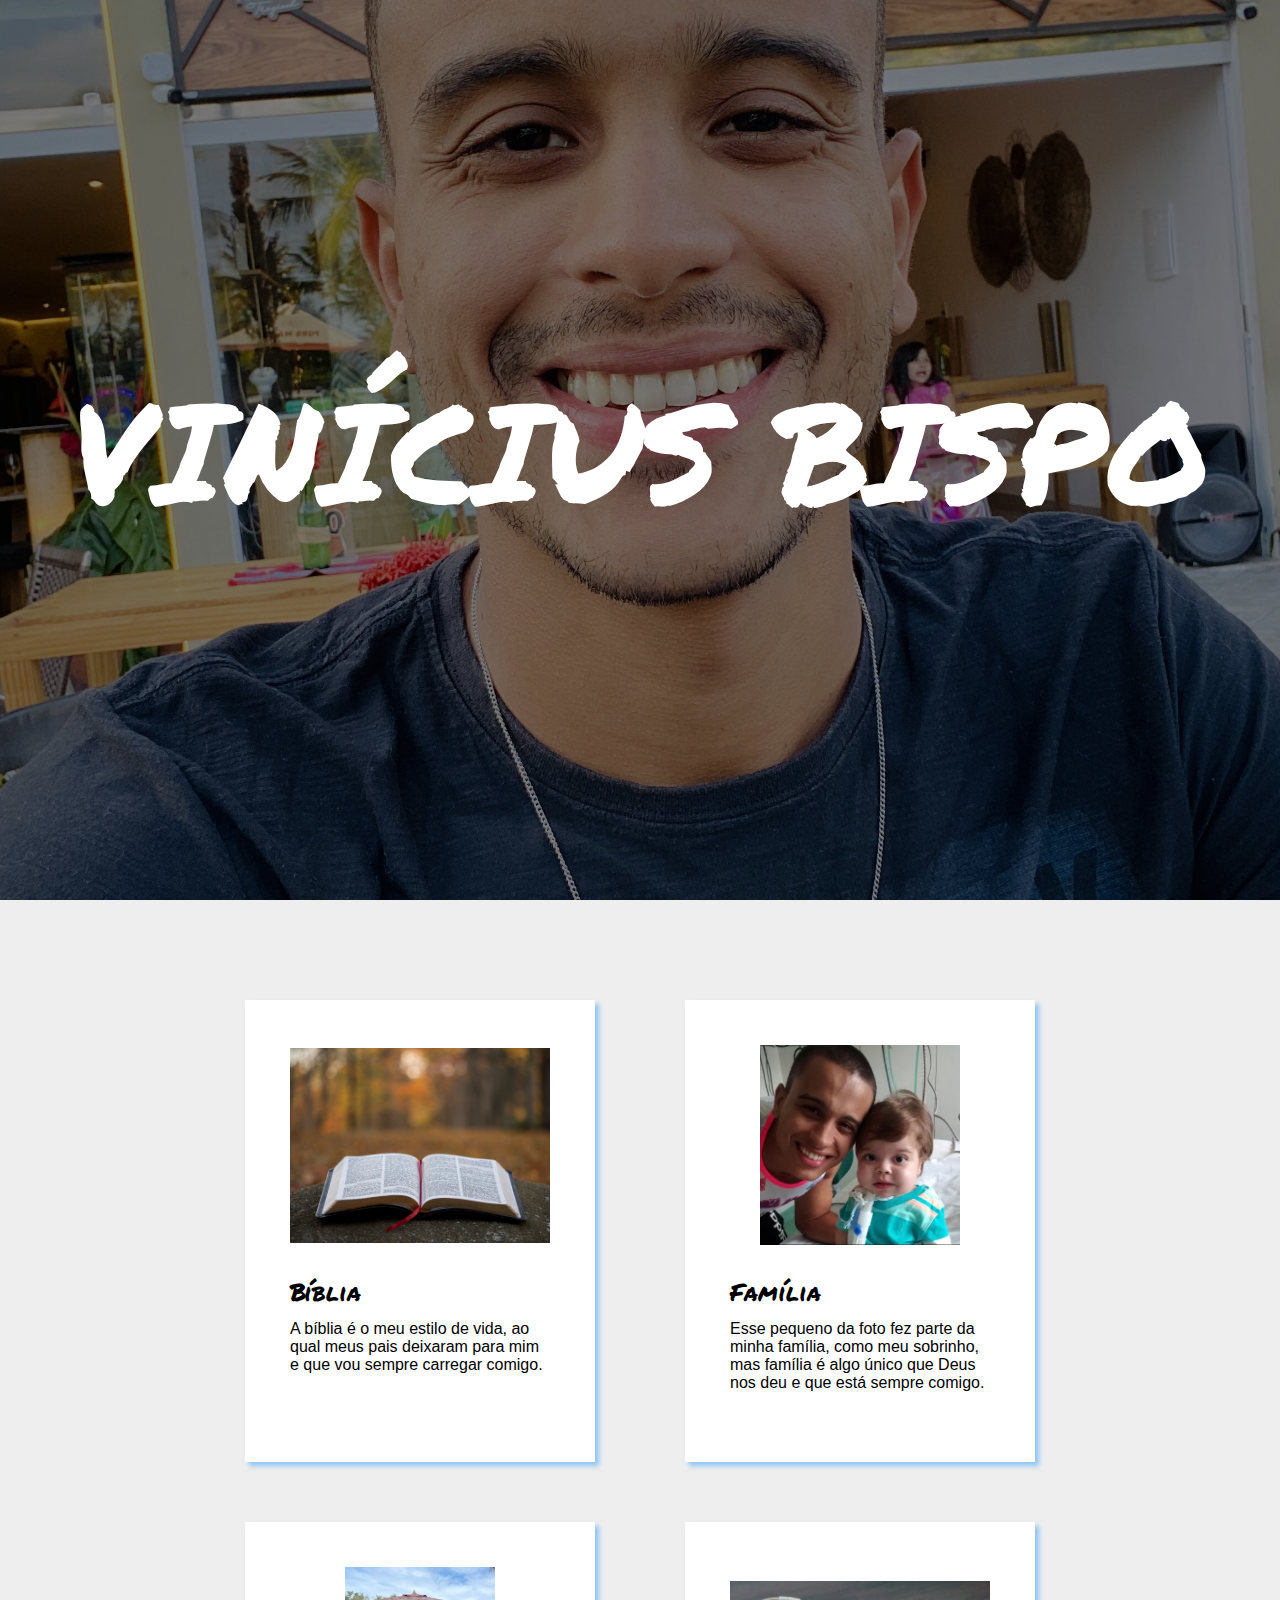
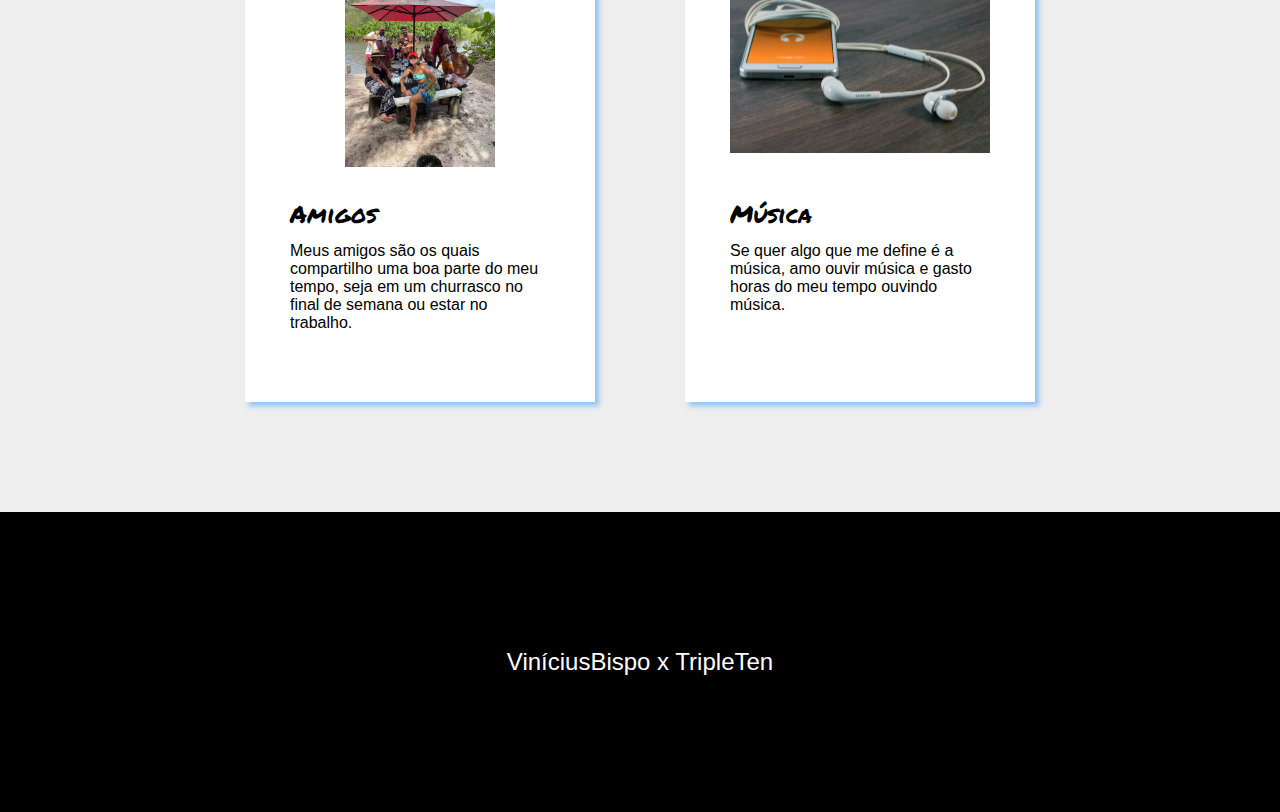
<file: project_sprint_01/Sobre Mim Codigo Inicial/Sobre Mim Codigo Inicial/index.html>
<!DOCTYPE html>
<html lang="en">
  <head>
    <meta charset="UTF-8" />
    <title>My Story</title>
    <link rel="stylesheet" href="style.css" />
    <link
      rel="icon"
      type="image/x-icon"
      href="https://code.s3.yandex.net/web-code/favicon.ico"
    />
  </head>
  
  <!---------------------TÍTULO--------------------->
  <body class="page">
    <header class="header">
      <div class="overlay">
        <h1 class="header__title">Vinícius Bispo</h1>
      </div>
    </header>
    
    <!---------------------CARDS----------------------->
    <section class="content">
      <div class="card">
        <img class="card__image" src="images/bible.jpg" alt="biblia">
        <h2 class="card__title">Bíblia</h2>
        <p class="card__text">A bíblia é o meu estilo de vida, ao qual meus pais deixaram para mim e que vou sempre carregar comigo.</p>
      </div>
      
      <div class="card">
        <img class="card__image" src="images/IMG_2212.jpg" alt="eu e meu sobrinho">
        <h2 class="card__title">Família</h2>
        <p class="card__text">Esse pequeno da foto fez parte da minha família, como meu sobrinho, mas família é algo único que Deus nos deu e que está sempre comigo.</p>
      </div>
      
      <div class="card">
        <img class="card__image" src="images/amigos.jpg" alt="amigos">
        <h2 class="card__title">Amigos</h2>
        <p class="card__text">Meus amigos são os quais compartilho uma boa parte do meu tempo, seja em um churrasco no final de semana ou estar no trabalho.</p>
      </div>
      
      <div class="card">
        <img class="card__image" src="images/music.jpg" alt="musica">
        <h2 class="card__title">Música</h2>
        <p class="card__text">Se quer algo que me define é a música, amo ouvir música e gasto horas do meu tempo ouvindo música.</p>
      </div>
    </section>
    
    <!---------------------RODAPÉ----------------------->
    <footer class="footer">
      <p class="footer__author">ViníciusBispo x TripleTen</p>
    </footer>
  </body>
</html>
</file>
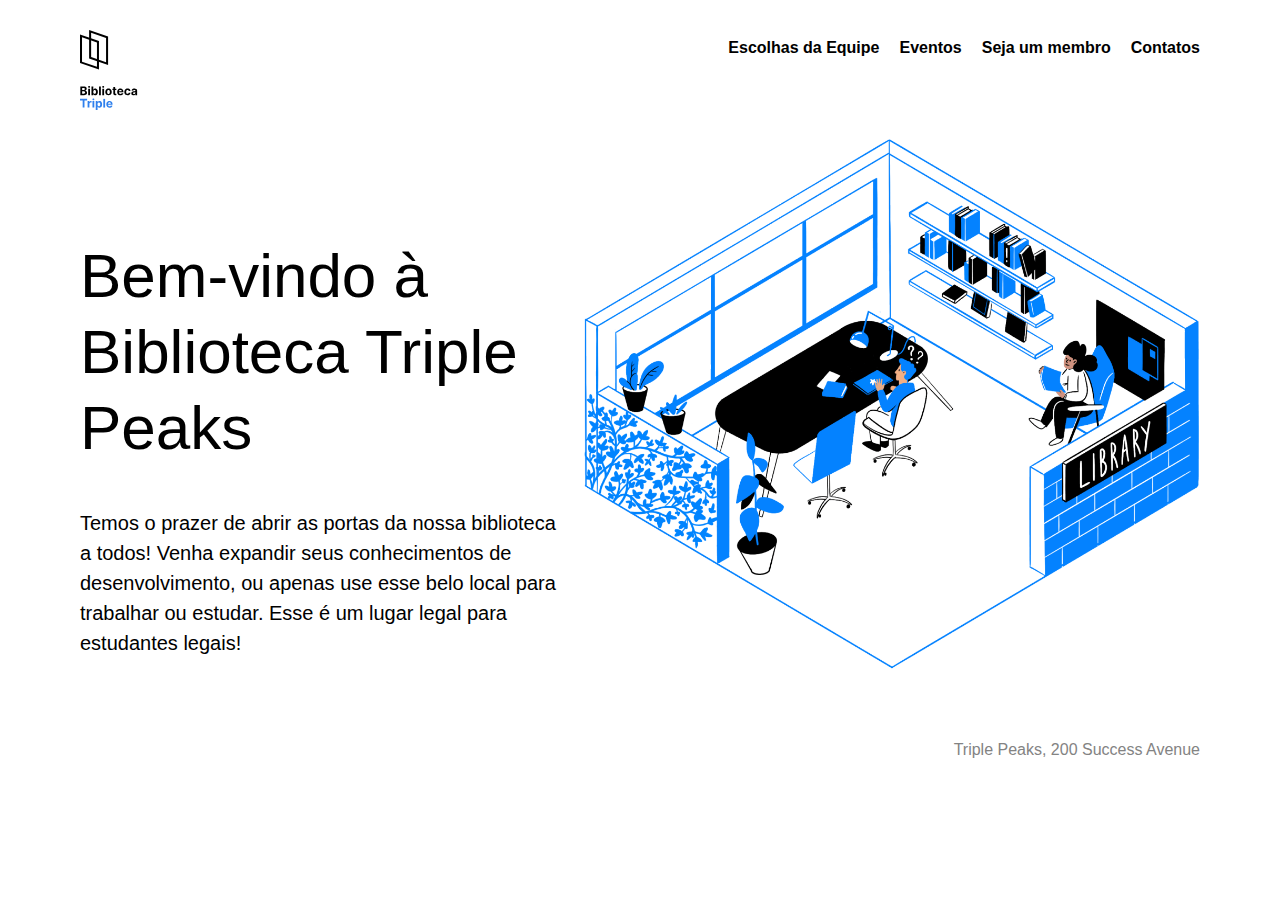
<file: project_sprint_02/part_1/web_project_library_pt_v4/index.html>
<!DOCTYPE html>
<html lang="pt">
  <head>
    <meta charset="UTF-8" />
    <meta name="viewport" content="width=device-width, initial-scale=1.0" />
    <title>Biblioteca Triple Peaks</title>
    <link rel="shortcut icon" href="favicon.ico" />
    <link rel="stylesheet" href="./vendor/normalize.css" />
    <link rel="stylesheet" href="./styles/style.css" />
  </head>
  <body>
    <!-- Agrupe todo o conteúdo da página em uma nova div com a classe page. Lembre-se de adicionar a tag de fechamento -->
    <div class="page">
      <header class="header">
        <nav class="nav">
          <img
            src="./images/logo.svg"
            alt="Logotipo da Biblioteca Triple Peaks"
            class="nav__logo"
          />
          <!-- Colocar links de navegação em uma lista é supostamente a melhor prática para escrever o código semântico, pois permite que os leitores de tela façam uma pausa entre cada link em vez de ler todos os links como uma frase. -->
          <ul class="nav__links">
            <li>
              <a class="nav__link">Escolhas da Equipe</a>
            </li>
            <li>
              <a class="nav__link">Eventos</a>
            </li>
            <li>
              <a class="nav__link">Seja um membro</a>
            </li>
            <li>
              <a class="nav__link">Contatos</a>
            </li>
          </ul>
        </nav>
        <div class="header__content">
          <div>
            <h1 class="header__title">Bem-vindo à Biblioteca Triple Peaks</h1>
            <p class="header__description">
              Temos o prazer de abrir as portas da nossa biblioteca a todos!
              Venha expandir seus conhecimentos de desenvolvimento, ou apenas
              use esse belo local para trabalhar ou estudar. Esse é um lugar
              legal para estudantes legais!
            </p>
          </div>
          <img
            src="./images/inside_the_library.png"
            alt="Ilustração 'Dentro da biblioteca'"
            class="header__image"
          />
        </div>
        <div class="header__footer">
          <p class="header__address">Triple Peaks, 200 Success Avenue</p>
        </div>
      </header>

      <main class="content">
        <section class="staff">
          <!-- --------------------------------------------------------------- -->
          <!--        Não remova o comentário até a etapa final do projeto            -->
          <!-- --------------------------------------------------------------- -->
          <!--<h2 class="staff__title">Escolhas da Equipe</h2>
        <p class="staff__subtitle">Que nossos leitores adoram</p>
        <ul>
          <li class="card">
            <div class="card__content">
              <h3 class="card__title">Algoritmos: Teoria e Prática</h3>
              <p class="card__text">
                Esse livro é uma introdução
                adequada aos algoritmos! Introdução aos algoritmos, ou CLRS,
                em referência aos sobrenomes dos autores, aprofunda e
                abrange uma variedade de algoritmos em vários
                capítulos independentes.
              </p>
              <p class="card__footer">
                Thomas H. Cormen, Charles E. Leiserson, Ronald L. Rivest,
                Clifford Stein
              </p>
            </div>
          </li>

          <li class="card">
            <div class="card__content">
              <h3 class="card__title">
                A Estrutura e Interpretação de Programas de Computador (SICP, na sigla em inglês)
              </h3>
              <p class="card__text">
                Esse é um dos melhores livros para aprender os fundamentos da
                programação. Destacado pelo MIT em um de seus cursos fundamentais de
                programação, SICP é um livro de programação de uso geral
                que utiliza Scheme para ilustrar diversos conceitos de programação.
              </p>
              <p class="card__footer">
                Harold Abelson, Gerald Jay Sussman, Julie Sussman
              </p>
            </div>
          </li>

          <li class="card">
            <div class="card__content">
              <h3 class="card__title">
                O Codificador Limpo: Um Código de Conduta para Programadores Profissionais
              </h3>
              <p class="card__text">
                Compilado pelo experiente desenvolvedor de software e autor Robert C.
                Martin (também conhecido como Tio Bob), esse livro aborda as
                técnicas e ferramentas da verdadeira capacidade do software. Explica
                como escrever um código limpo e demonstrar como cultivar a
                atitude de um programador competente e profissional.
              </p>
              <p class="card__footer">Steve McConnell</p>
            </div>
          </li>

          <li class="card">
            <div class="card__content">
              <h3 class="card__title">
                Code Complete: Um Manual Prático de Construção de Software
              </h3>
              <p class="card__text">
                Quer saber como escrever um código robusto, independentemente
                da arquitetura por trás da linguagem de programação escolhida? Em seguida,
                considere a leitura do livro: Code Complete: Um Manual Prático de Construção de Software.
                Construção. Ele aborda de forma abrangente tudo relacionado à
                boa estrutura de código.
              </p>
              <p class="card__footer">Steve McConnell</p>
            </div>
          </li>
        </ul>-->
        </section>
      </main>
    </div>
  </body>
</html>
</file>
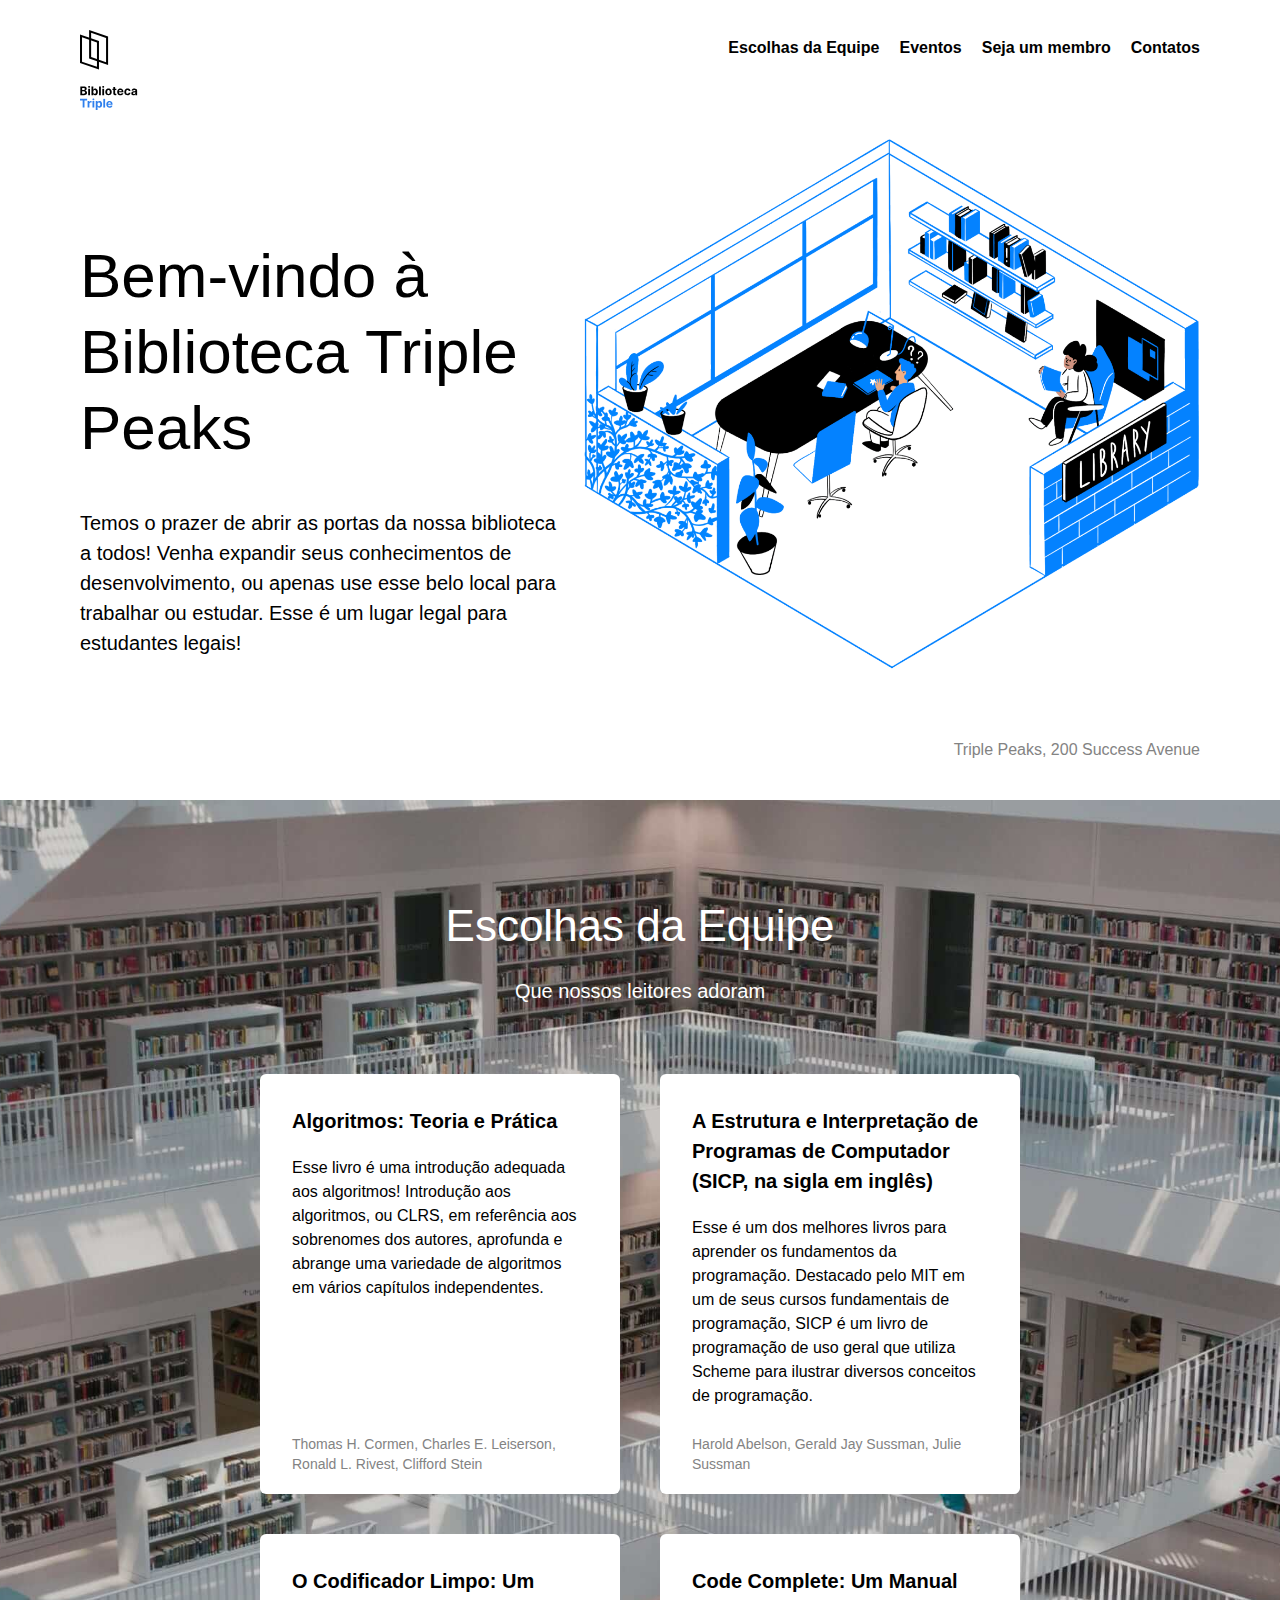
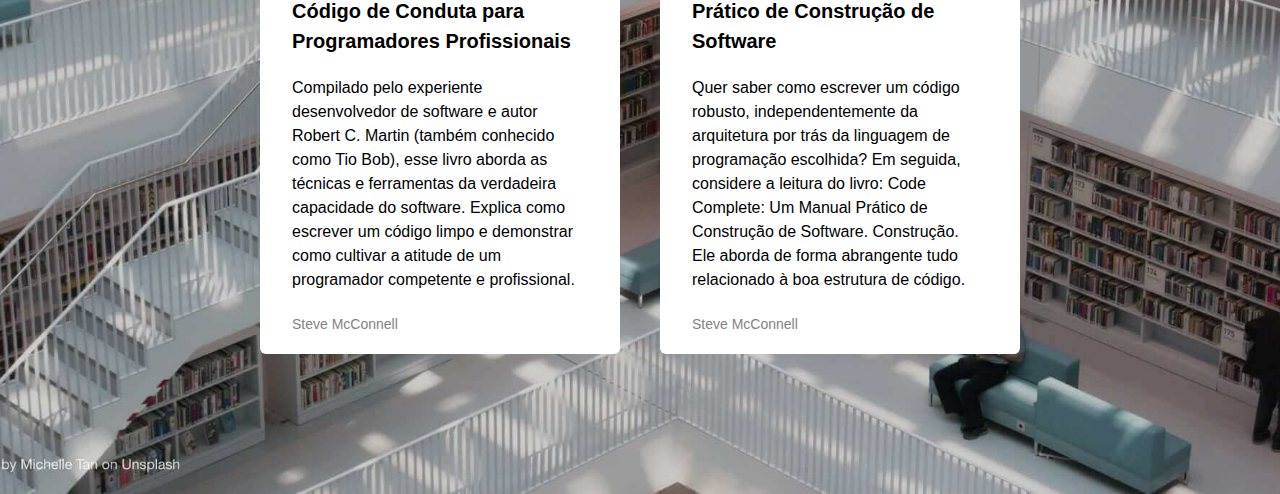
<file: project_sprint_02/part_2/web_project_library_pt_v4/index.html>
<!DOCTYPE html>
<html lang="pt">
  <head>
    <meta charset="UTF-8" />
    <meta name="viewport" content="width=device-width, initial-scale=1.0" />
    <title>Biblioteca Triple Peaks</title>
    <link rel="shortcut icon" href="favicon.ico" />
    <link rel="stylesheet" href="./vendor/normalize.css" />
    <link rel="stylesheet" href="./styles/style.css" />
  </head>
  <body>
    <div class="page">
      
      <!-----------------HEADER----------------->
      
      <header class="header">
        <nav class="nav">
          <img
            src="./images/logo.svg"
            alt="Logotipo da Biblioteca Triple Peaks"
            class="nav__logo"
          />

          <!-----------------NAV----------------->
          
          <ul class="nav__links">
            <li>
              <a href="#staff" class="nav__link">Escolhas da Equipe</a>
            </li>
            <li>
              <a class="nav__link">Eventos</a>
            </li>
            <li>
              <a class="nav__link">Seja um membro</a>
            </li>
            <li>
              <a class="nav__link">Contatos</a>
            </li>
          </ul>
        </nav>
        <div class="header__content">
          <div>
            <h1 class="header__title">Bem-vindo à Biblioteca Triple Peaks</h1>
            <p class="header__description">
              Temos o prazer de abrir as portas da nossa biblioteca a todos!
              Venha expandir seus conhecimentos de desenvolvimento, ou apenas
              use esse belo local para trabalhar ou estudar. Esse é um lugar
              legal para estudantes legais!
            </p>
          </div>
          <img
            src="./images/inside_the_library.png"
            alt="Ilustração 'Dentro da biblioteca'"
            class="header__image"
          />
        </div>
        <div class="header__footer">
          <p class="header__address">Triple Peaks, 200 Success Avenue</p>
        </div>
      </header>

      <!---------------------MAIN---------------------->
      
      <main class="content">
        <section id="staff" class="staff">
          <h2 class="staff__title">Escolhas da Equipe</h2>
          <p class="staff__subtitle">Que nossos leitores adoram</p>
          <ul class="staff__cards">
            <li class="card">
              <div class="card__content">
                <h3 class="card__title">Algoritmos: Teoria e Prática</h3>
                <p class="card__text">
                  Esse livro é uma introdução adequada aos algoritmos!
                  Introdução aos algoritmos, ou CLRS, em referência aos
                  sobrenomes dos autores, aprofunda e abrange uma variedade de
                  algoritmos em vários capítulos independentes.
                </p>
                <p class="card__footer">
                  Thomas H. Cormen, Charles E. Leiserson, Ronald L. Rivest,
                  Clifford Stein
                </p>
              </div>
            </li>

            <li class="card">
              <div class="card__content">
                <h3 class="card__title">
                  A Estrutura e Interpretação de Programas de Computador (SICP,
                  na sigla em inglês)
                </h3>
                <p class="card__text">
                  Esse é um dos melhores livros para aprender os fundamentos da
                  programação. Destacado pelo MIT em um de seus cursos
                  fundamentais de programação, SICP é um livro de programação de
                  uso geral que utiliza Scheme para ilustrar diversos conceitos
                  de programação.
                </p>
                <p class="card__footer">
                  Harold Abelson, Gerald Jay Sussman, Julie Sussman
                </p>
              </div>
            </li>

            <li class="card">
              <div class="card__content">
                <h3 class="card__title">
                  O Codificador Limpo: Um Código de Conduta para Programadores
                  Profissionais
                </h3>
                <p class="card__text">
                  Compilado pelo experiente desenvolvedor de software e autor
                  Robert C. Martin (também conhecido como Tio Bob), esse livro
                  aborda as técnicas e ferramentas da verdadeira capacidade do
                  software. Explica como escrever um código limpo e demonstrar
                  como cultivar a atitude de um programador competente e
                  profissional.
                </p>
                <p class="card__footer">Steve McConnell</p>
              </div>
            </li>

            <li class="card">
              <div class="card__content">
                <h3 class="card__title">
                  Code Complete: Um Manual Prático de Construção de Software
                </h3>
                <p class="card__text">
                  Quer saber como escrever um código robusto, independentemente
                  da arquitetura por trás da linguagem de programação escolhida?
                  Em seguida, considere a leitura do livro: Code Complete: Um
                  Manual Prático de Construção de Software. Construção. Ele
                  aborda de forma abrangente tudo relacionado à boa estrutura de
                  código.
                </p>
                <p class="card__footer">Steve McConnell</p>
              </div>
            </li>
          </ul>
        </section>
      </main>
    </div>
  </body>
</html>
</file>
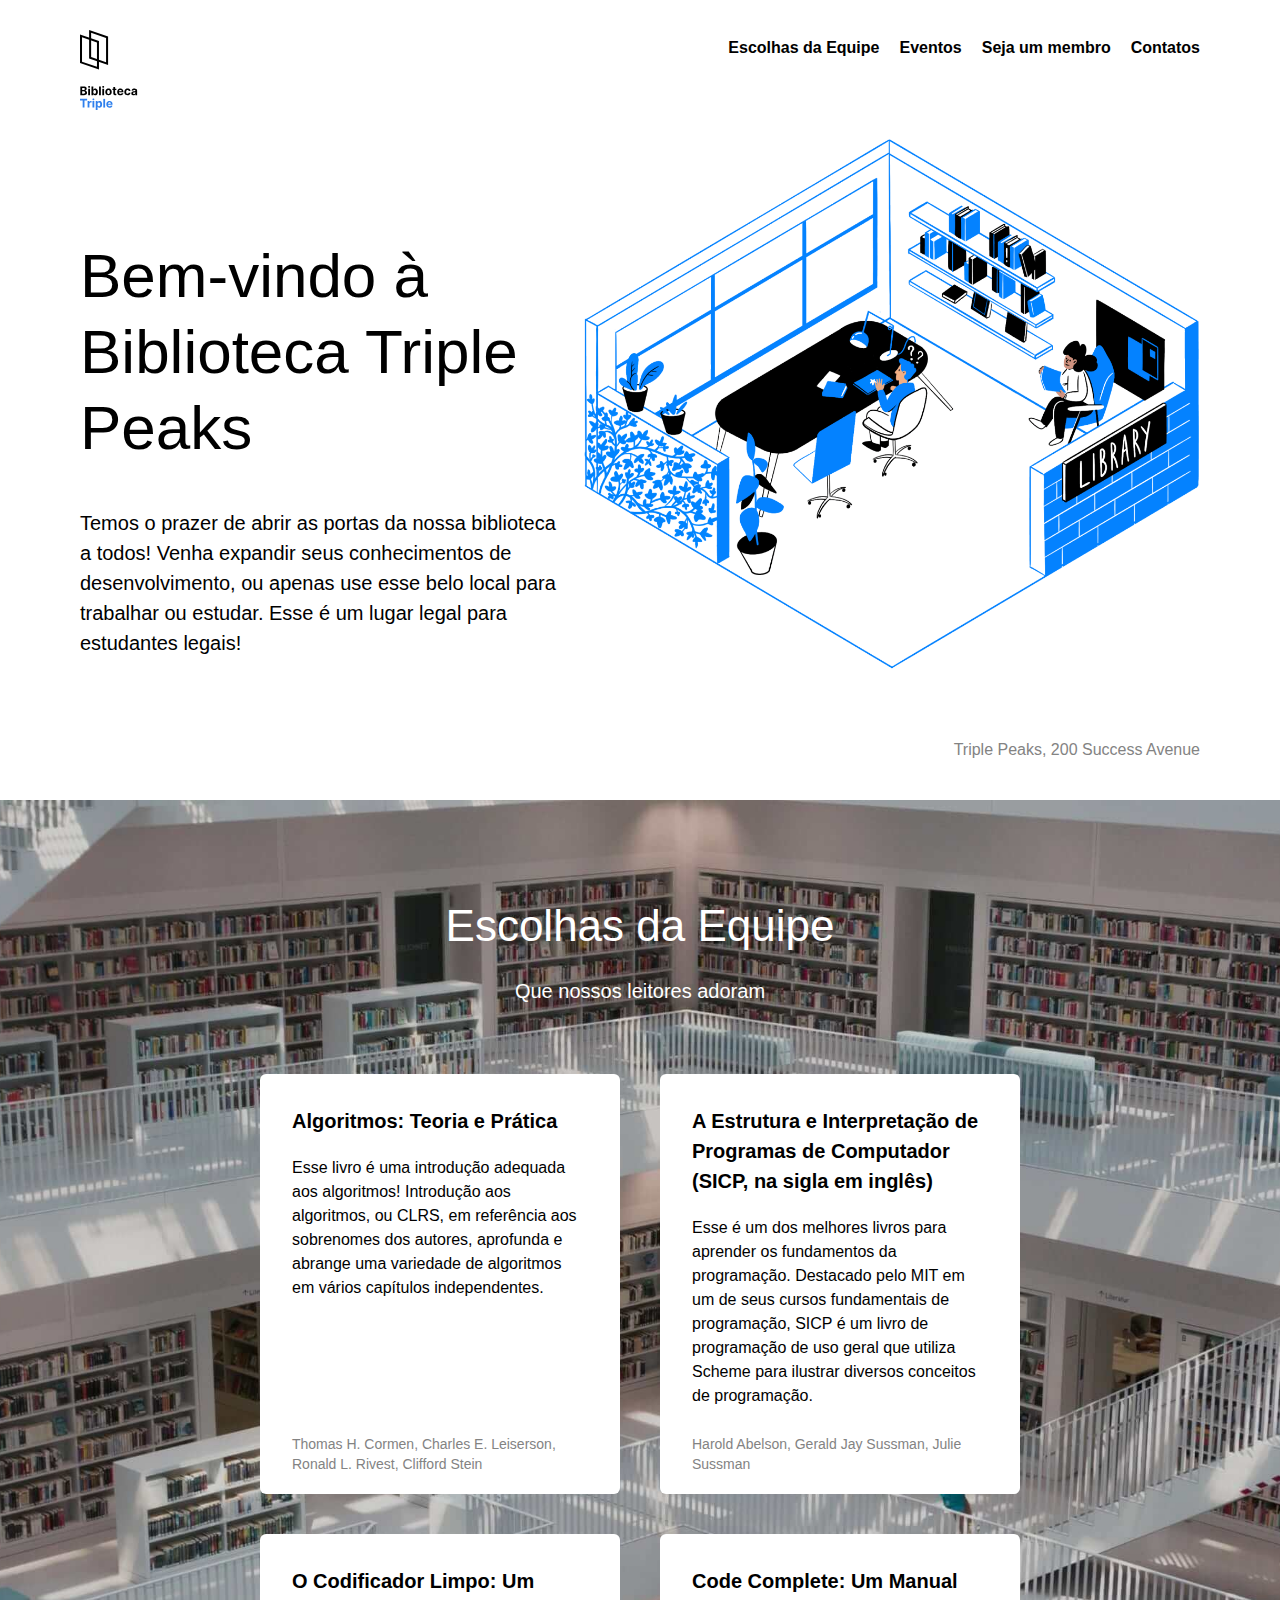
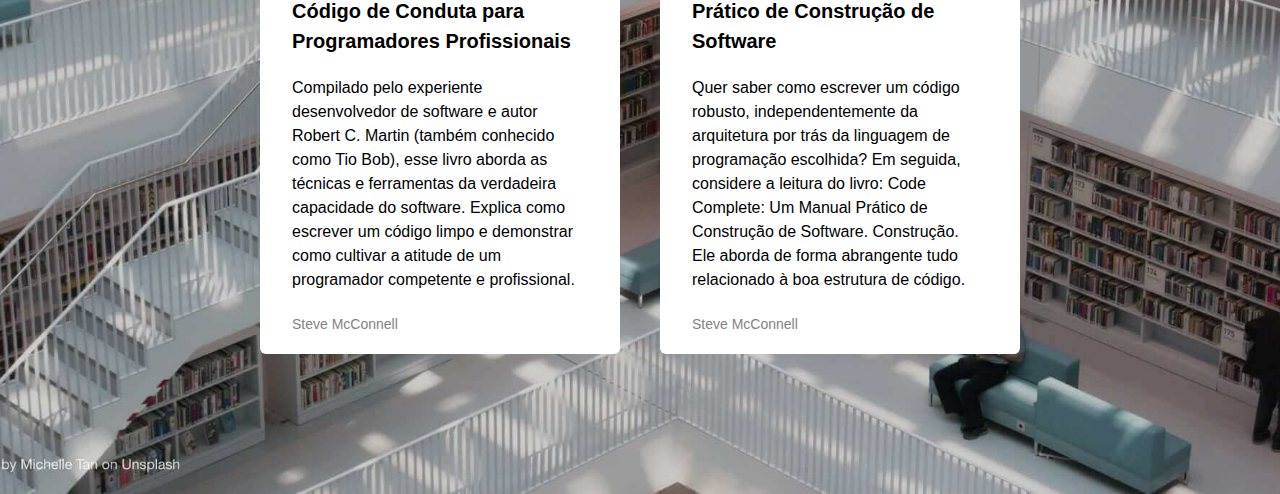
<file: project_sprint_02/part_2/para_enviar/web_project_library_pt_v4/index.html>
<!DOCTYPE html>
<html lang="pt">
  <head>
    <meta charset="UTF-8" />
    <meta name="viewport" content="width=device-width, initial-scale=1.0" />
    <title>Biblioteca Triple Peaks</title>
    <link rel="shortcut icon" href="favicon.ico" />
    <link rel="stylesheet" href="./vendor/normalize.css" />
    <link rel="stylesheet" href="./styles/style.css" />
  </head>
  <body>
    <div class="page">
      <header class="header">
        <nav class="nav">
          <img
            src="./images/logo.svg"
            alt="Logotipo da Biblioteca Triple Peaks"
            class="nav__logo"
          />

          <ul class="nav__links">
            <li>
              <a href="#staff" class="nav__link">Escolhas da Equipe</a>
            </li>
            <li>
              <a class="nav__link">Eventos</a>
            </li>
            <li>
              <a class="nav__link">Seja um membro</a>
            </li>
            <li>
              <a class="nav__link">Contatos</a>
            </li>
          </ul>
        </nav>
        <div class="header__content">
          <div>
            <h1 class="header__title">Bem-vindo à Biblioteca Triple Peaks</h1>
            <p class="header__description">
              Temos o prazer de abrir as portas da nossa biblioteca a todos!
              Venha expandir seus conhecimentos de desenvolvimento, ou apenas
              use esse belo local para trabalhar ou estudar. Esse é um lugar
              legal para estudantes legais!
            </p>
          </div>
          <img
            src="./images/inside_the_library.png"
            alt="Ilustração 'Dentro da biblioteca'"
            class="header__image"
          />
        </div>
        <div class="header__footer">
          <p class="header__address">Triple Peaks, 200 Success Avenue</p>
        </div>
      </header>

      <main class="content">
        <section id="staff" class="staff">
          <h2 class="staff__title">Escolhas da Equipe</h2>
          <p class="staff__subtitle">Que nossos leitores adoram</p>
          <ul class="staff__cards">
            <li class="card">
              <div class="card__content">
                <h3 class="card__title">Algoritmos: Teoria e Prática</h3>
                <p class="card__text">
                  Esse livro é uma introdução adequada aos algoritmos!
                  Introdução aos algoritmos, ou CLRS, em referência aos
                  sobrenomes dos autores, aprofunda e abrange uma variedade de
                  algoritmos em vários capítulos independentes.
                </p>
                <p class="card__footer">
                  Thomas H. Cormen, Charles E. Leiserson, Ronald L. Rivest,
                  Clifford Stein
                </p>
              </div>
            </li>

            <li class="card">
              <div class="card__content">
                <h3 class="card__title">
                  A Estrutura e Interpretação de Programas de Computador (SICP,
                  na sigla em inglês)
                </h3>
                <p class="card__text">
                  Esse é um dos melhores livros para aprender os fundamentos da
                  programação. Destacado pelo MIT em um de seus cursos
                  fundamentais de programação, SICP é um livro de programação de
                  uso geral que utiliza Scheme para ilustrar diversos conceitos
                  de programação.
                </p>
                <p class="card__footer">
                  Harold Abelson, Gerald Jay Sussman, Julie Sussman
                </p>
              </div>
            </li>

            <li class="card">
              <div class="card__content">
                <h3 class="card__title">
                  O Codificador Limpo: Um Código de Conduta para Programadores
                  Profissionais
                </h3>
                <p class="card__text">
                  Compilado pelo experiente desenvolvedor de software e autor
                  Robert C. Martin (também conhecido como Tio Bob), esse livro
                  aborda as técnicas e ferramentas da verdadeira capacidade do
                  software. Explica como escrever um código limpo e demonstrar
                  como cultivar a atitude de um programador competente e
                  profissional.
                </p>
                <p class="card__footer">Steve McConnell</p>
              </div>
            </li>

            <li class="card">
              <div class="card__content">
                <h3 class="card__title">
                  Code Complete: Um Manual Prático de Construção de Software
                </h3>
                <p class="card__text">
                  Quer saber como escrever um código robusto, independentemente
                  da arquitetura por trás da linguagem de programação escolhida?
                  Em seguida, considere a leitura do livro: Code Complete: Um
                  Manual Prático de Construção de Software. Construção. Ele
                  aborda de forma abrangente tudo relacionado à boa estrutura de
                  código.
                </p>
                <p class="card__footer">Steve McConnell</p>
              </div>
            </li>
          </ul>
        </section>
      </main>
    </div>
  </body>
</html>
</file>
<file: project_sprint_01/Sobre Mim Codigo Inicial/Sobre Mim Codigo Inicial/style.css>
@font-face {
  font-family: "Permanent Marker";
  src: url(./fonts/PermanentMarker.ttf) format("truetype"),
    url(./fonts/PermanentMarker.woff) format("woff");
}

/*--------------------ESTILOS GERAIS-------------------*/
body,
h1,
h2,
h3,
h4,
p,
a {
  margin: 0;
  font-size: 100%;
  font-weight: normal;
}

* {
  box-sizing: border-box;
}

/*--------------------ESTILO DA PÁGINA-------------------*/
.page {
  font-family: "Inter", sans-serif;
  background: #eeeeee;
}

/*--------------------ESTILO DO TÍTULO-------------------*/
.header {
  height: 100vh;
  background-image: url(images/IMG_2055.jpeg);
  background-size: cover;
  background-position: center;
}

.overlay {
  width: 100%;
  height: 100%;
  background-color: rgba(0, 0, 0, 0.5);
  display: flex;
}

/*--------------------ESTILO DOS CARDS-------------------*/
.content {
  display: flex;
  flex-wrap: wrap;
  justify-content: space-between;
  max-width: 790px;
  margin: 100px auto 50px;
}

.card {
  width: 350px;
  margin-bottom: 60px;
  padding: 45px 45px 70px;
  background: #fff;
  box-shadow: 4px 4px 5px rgba(0, 132, 255, 0.4);
}

.header__title {
  font-family: "Permanent Marker", cursive;
  font-size: 140px;
  line-height: 140px;
  color: #fff;
  text-transform: uppercase;
  max-width: 1240px;
  margin: auto;
  text-align: center;
}

.card__title {
  font-family: "Permanent Marker", cursive;
  font-size: 24px;
  margin-bottom: 10px;
}

.card__text {
  font-size: 16px;
}

.card__image {
  width: 100%;
  margin-bottom: 25px;
  height: 200px;
  object-fit: contain;
}

/*--------------------ESTILO RODAPÉ-------------------*/
.footer {
  display: flex;
  min-height: 300px;
  background-color: #000;
  /* add missing declarations */
}

.footer__author {
  font-size: 24px;
  color: #fff;
  margin: auto;
}
</file>
<file: project_sprint_02/part_1/web_project_library_pt_v4/styles/style.css>
.page {
  min-width: 1100px;
  max-width: 1600px;
  margin: 0 auto;
  font-family: Arial, Helvetica, sans-serif;
  font-size: 16px;
  line-height: 20px;
  /* Adicione as propriedades da classe page aqui */
}

.header {
  display: flex;
  flex-direction: column;
  height: 100vh;
  min-height: 720px;
  max-height: 800px;
  padding: 30px 80px 40px;
  position: relative;
  box-sizing: border-box;
}

.nav {
  display: flex;
  justify-content: space-between;

  /* Adicione as propriedades flex aqui */
}

.nav__logo {
  height: 80px;
  width: 58px;
}

.nav__links {
  display: flex;
  column-gap: 20px;
  list-style-type: none;
  padding: 0;
  margin: 8px 0 0;
  /* Redefina o estilo de listas padrão aqui */
}

.nav__link {
  color: #000000;
  text-decoration: none;
  font-weight: bold;
}

.header__content {
  display: flex;
  justify-content: space-between;
  /* Adicione as propriedades flex aqui */
}

.header__title {
  max-width: 635px;
  font-size: 62px;
  line-height: 76px;
  font-weight: 500;
  margin-top: 128px;
}

.header__description {
  max-width: 515px;
  font-size: 20px;
  line-height: 30px;
  margin-top: 32px;
}

.header__image {
  max-width: 636px;
}

.header__footer {
  margin-top: auto;
  width: 100%;
  display: flex;
  align-items: center;
  justify-content: flex-end;
  box-sizing: border-box;
}

.header__link {
  color: #2f80ed;
  text-decoration: none;
}

.header__address {
  margin: 0;
  color: #838383;
}
</file>
<file: project_sprint_02/part_2/web_project_library_pt_v4/styles/style.css>
.page {
  min-width: 1100px;
  max-width: 1600px;
  margin: 0 auto;
  font-family: Arial, Helvetica, sans-serif;
  font-size: 16px;
  line-height: 20px;
}

.header {
  display: flex;
  flex-direction: column;
  height: 100vh;
  min-height: 720px;
  max-height: 800px;
  padding: 30px 80px 40px;
  position: relative;
  box-sizing: border-box;
}

/*--------------------NAV-------------------*/
.nav {
  display: flex;
  justify-content: space-between;
}

.nav__logo {
  height: 80px;
  width: 58px;
}

.nav__links {
  display: flex;
  column-gap: 20px;
  list-style-type: none;
  padding: 0;
  margin: 8px 0 0;
}

.nav__link {
  color: #000000;
  text-decoration: none;
  font-weight: bold;
}

/*--------------------HEADER-------------------*/
.header__content {
  display: flex;
  justify-content: space-between;
}

.header__title {
  max-width: 635px;
  font-size: 62px;
  line-height: 76px;
  font-weight: 500;
  margin-top: 128px;
}

.header__description {
  max-width: 515px;
  font-size: 20px;
  line-height: 30px;
  margin-top: 32px;
}

.header__image {
  max-width: 636px;
}

.header__footer {
  margin-top: auto;
  width: 100%;
  display: flex;
  align-items: center;
  justify-content: flex-end;
  box-sizing: border-box;
}

.header__link {
  color: #2f80ed;
  text-decoration: none;
}

.header__address {
  margin: 0;
  color: #838383;
}

/*--------------------STAFF-------------------*/

.staff {
  background-image: url("../images/staff_picks_background.jpg");
  background-repeat: no-repeat;
  background-size: cover;
  background-position: center;
  padding: 100px 0 140px;
}

.staff__title {
  text-align: center;
  font-size: 44px;
  line-height: 52px;
  font-weight: 400;
  margin: 0 0 24px;
  color: #ffffff;
}

.staff__subtitle {
  text-align: center;
  font-size: 20px;
  line-height: 30px;
  font-weight: 400;
  margin: 0;
  color: #ffffff;
}

/*--------------------CARDS-------------------*/
.staff__cards {
  max-width: 760px;
  margin: 68px auto 0;
  display: flex;
  flex-wrap: wrap;
  justify-content: center;
  gap: 40px;
  padding: 0;
  list-style-type: none;
}

.card {
  background-color: #fff;
  border-radius: 6px;
  padding: 32px 40px 20px 32px;
  box-sizing: border-box;
  height: 420px;
  width: 360px;
}

.card__content {
  width: 100%;
  height: 100%;
  display: flex;
  flex-direction: column;
}

.card__title {
  font-size: 20px;
  line-height: 30px;
  font-weight: 700;
  margin: 0;
}

.card__text {
  margin: 20px 0 0;
  font-size: 16px;
  line-height: 24px;
}

.card__footer {
  margin: 0;
  font-size: 14px;
  line-height: 20px;
  color: #838383;
  margin-top: auto;
}
</file>
<file: project_sprint_02/part_2/para_enviar/web_project_library_pt_v4/styles/style.css>
.page {
  min-width: 1100px;
  max-width: 1600px;
  margin: 0 auto;
  font-family: Arial, Helvetica, sans-serif;
  font-size: 16px;
  line-height: 20px;
}

.header {
  display: flex;
  flex-direction: column;
  height: 100vh;
  min-height: 720px;
  max-height: 800px;
  padding: 30px 80px 40px;
  position: relative;
  box-sizing: border-box;
}

.nav {
  display: flex;
  justify-content: space-between;
}

.nav__logo {
  height: 80px;
  width: 58px;
}

.nav__links {
  display: flex;
  column-gap: 20px;
  list-style-type: none;
  padding: 0;
  margin: 8px 0 0;
}

.nav__link {
  color: #000000;
  text-decoration: none;
  font-weight: bold;
}

.header__content {
  display: flex;
  justify-content: space-between;
}

.header__title {
  max-width: 635px;
  font-size: 62px;
  line-height: 76px;
  font-weight: 500;
  margin-top: 128px;
}

.header__description {
  max-width: 515px;
  font-size: 20px;
  line-height: 30px;
  margin-top: 32px;
}

.header__image {
  max-width: 636px;
}

.header__footer {
  margin-top: auto;
  width: 100%;
  display: flex;
  align-items: center;
  justify-content: flex-end;
  box-sizing: border-box;
}

.header__link {
  color: #2f80ed;
  text-decoration: none;
}

.header__address {
  margin: 0;
  color: #838383;
}

.staff {
  background-image: url("../images/staff_picks_background.jpg");
  background-repeat: no-repeat;
  background-size: cover;
  background-position: center;
  padding: 100px 0 140px;
}

.staff__title {
  text-align: center;
  font-size: 44px;
  line-height: 52px;
  font-weight: 400;
  margin: 0 0 24px;
  color: #ffffff;
}

.staff__subtitle {
  text-align: center;
  font-size: 20px;
  line-height: 30px;
  font-weight: 400;
  margin: 0;
  color: #ffffff;
}

.staff__cards {
  max-width: 760px;
  margin: 68px auto 0;
  display: flex;
  flex-wrap: wrap;
  justify-content: center;
  gap: 40px;
  padding: 0;
  list-style-type: none;
}

.card {
  background-color: #fff;
  border-radius: 6px;
  padding: 32px 40px 20px 32px;
  box-sizing: border-box;
  height: 420px;
  width: 360px;
}

.card__content {
  width: 100%;
  height: 100%;
  display: flex;
  flex-direction: column;
}

.card__title {
  font-size: 20px;
  line-height: 30px;
  font-weight: 700;
  margin: 0;
}

.card__text {
  margin: 20px 0 0;
  font-size: 16px;
  line-height: 24px;
}

.card__footer {
  margin: 0;
  font-size: 14px;
  line-height: 20px;
  color: #838383;
  margin-top: auto;
}
</file>
